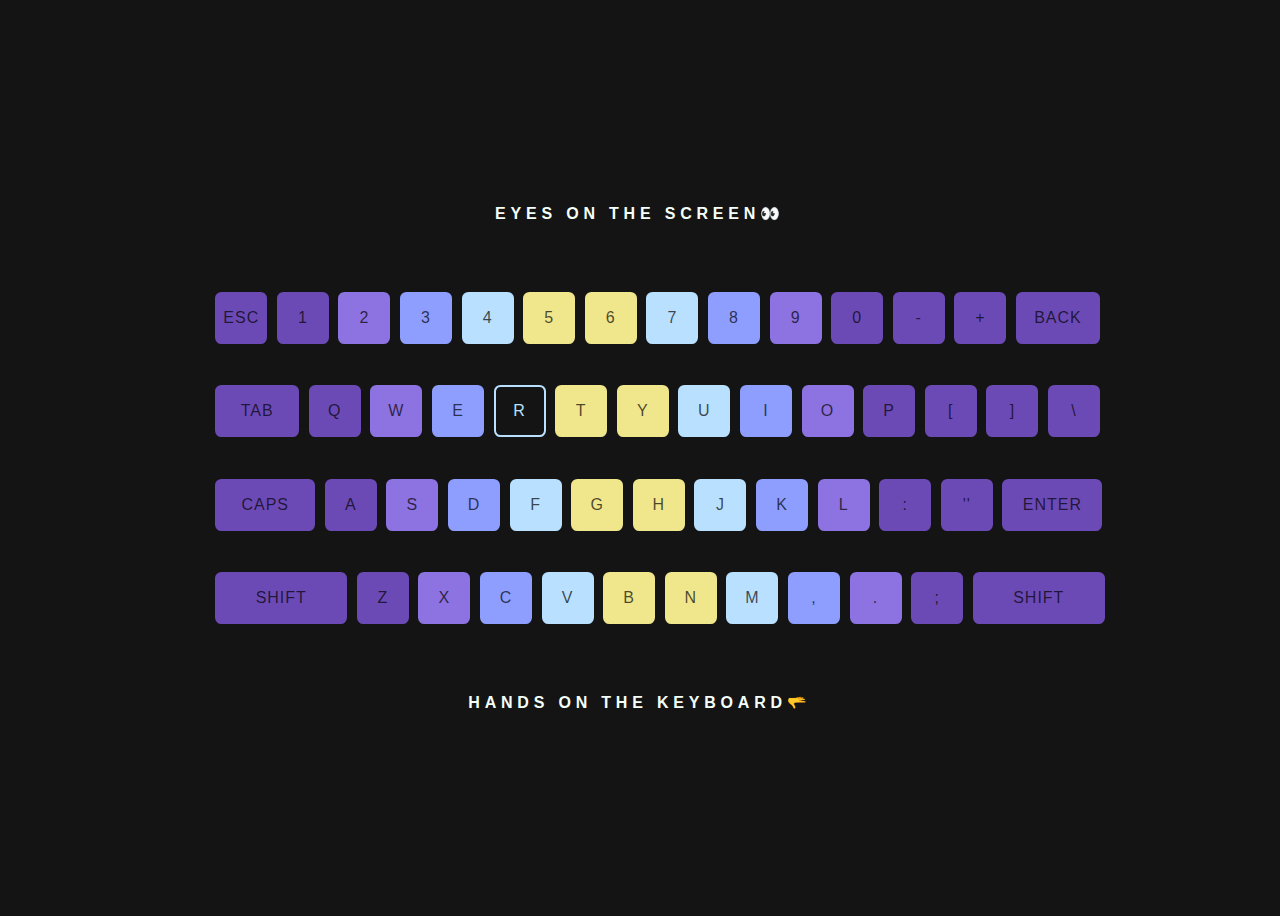
<file: index.html>
<!DOCTYPE html>
<html lang="en">
<head>
    <meta charset="UTF-8">
    <meta http-equiv="X-UA-Compatible" content="IE=edge">
    <meta name="viewport" content="width=device-width, initial-scale=1.0">
    <title>Eyes On Screen </title>
    <link rel="stylesheet" href="style.css">
</head>
<body>
    <h1 class="title">Eyes on the screen👀</h1>
<div class="keyboard">
  <ul class="row row-0">
    <li class="pinky" id="esc">ESC</li>
    <li class="pinky" id="1">1</li>
    <li class="ring" id="2">2</li>
    <li class="middle" id="3">3</li>
    <li class="pointer1st" id="4">4</li>
    <li class="pointer2nd" id="5">5</li>
    <li class="pointer2nd" id="6">6</li>
    <li class="pointer1st" id="7">7</li>
    <li class="middle" id="8">8</li>
    <li class="ring" id="9">9</li>
    <li class="pinky" id="10">0</li>
    <li class="pinky" >-</li>
    <li class="pinky" >+</li>
    <li class="pinky" id="back">BACK</li>
  </ul>
  <ul class="row row-1">
    <li class="pinky" id="tab">TAB</li>
    <li class="pinky" id="Q">Q</li>
    <li class="ring" id="W">W</li>
    <li class="middle" id="E">E</li>
    <li class="pointer1st" id="R">R</li>
    <li class="pointer2nd" id="T">T</li>
    <li class="pointer2nd" id="Y">Y</li>
    <li class="pointer1st" id="U">U</li>
    <li class="middle" id="I">I</li>
    <li class="ring" id="O">O</li>
    <li class="pinky" id="P">P</li>
    <li class="pinky" >[</li>
    <li class="pinky" >]</li>
    <li class="pinky" >\</li>
  </ul>
  <ul class="row row-2">
    <li class="pinky" id="caps">CAPS</li>
    <li class="pinky" id="A">A</li>
    <li class="ring" id="S">S</li>
    <li class="middle" id="D">D</li>
    <li class="pointer1st" id="F">F</li>
    <li class="pointer2nd" id="G">G</li>
    <li class="pointer2nd" id="H">H</li>
    <li class="pointer1st" id="J">J</li>
    <li class="middle" id="K">K</li>
    <li class="ring" id="L">L</li>
    <li class="pinky" >:</li>
    <li class="pinky" >''</li>
    <li class="pinky" id="enter">ENTER</li>
  </ul>
  <ul class="row row-3">
    <li class="pinky" id="left-shift">SHIFT</li>
    <li class="pinky" id="Z">Z</li>
    <li class="ring" id="X">X</li>
    <li class="middle" id="C">C</li>
    <li class="pointer1st" id="V">V</li>
    <li class="pointer2nd" id="B">B</li>
    <li class="pointer2nd" id="N">N</li>
    <li class="pointer1st" id="M">M</li>
    <li class="middle" >,</li>
    <li class="ring" >.</li>
    <li class="pinky" >;</li>
    <li class="pinky" id="right-shift">SHIFT</li>
  </ul>
</div>
<h1 class="title">Hands on the keyboard🫳</h1>
    <script src="./script.js"></script>
</body>
</html>
</file>
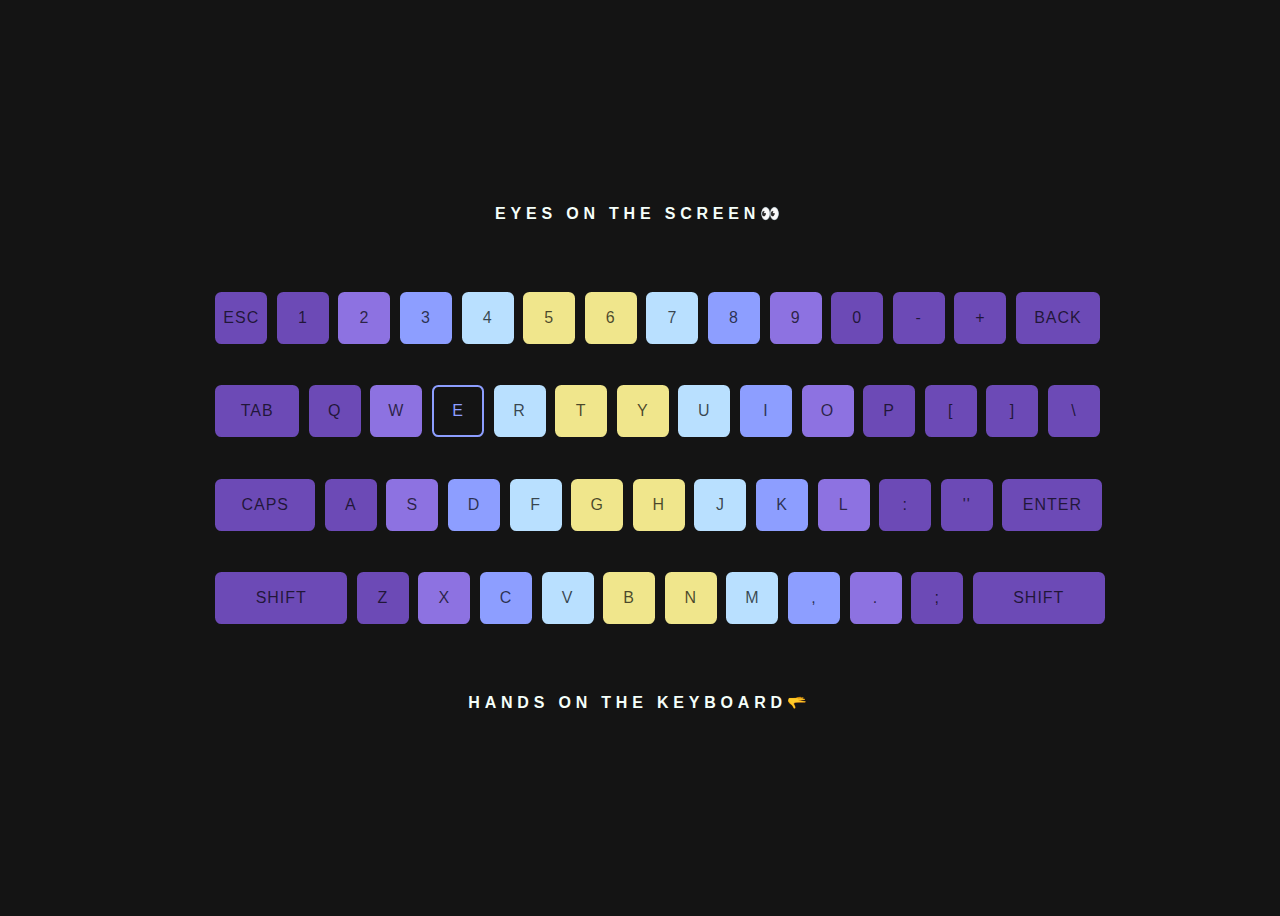
<file: indexs.html>
<!DOCTYPE html>
<html lang="en">
<head>
    <meta charset="UTF-8">
    <meta http-equiv="X-UA-Compatible" content="IE=edge">
    <meta name="viewport" content="width=device-width, initial-scale=1.0">
    <title>Eyes On Screen </title>
    <link rel="stylesheet" href="style.css">
</head>
<body>
    <h1 class="title">Eyes on the screen👀</h1>
<div class="keyboard">
  <ul class="row row-0">
    <li class="pinky" id="esc">ESC</li>
    <li class="pinky" id="1">1</li>
    <li class="ring" id="2">2</li>
    <li class="middle" id="3">3</li>
    <li class="pointer1st" id="4">4</li>
    <li class="pointer2nd" id="5">5</li>
    <li class="pointer2nd" id="6">6</li>
    <li class="pointer1st" id="7">7</li>
    <li class="middle" id="8">8</li>
    <li class="ring" id="9">9</li>
    <li class="pinky" id="10">0</li>
    <li class="pinky" >-</li>
    <li class="pinky" >+</li>
    <li class="pinky" id="back">BACK</li>
  </ul>
  <ul class="row row-1">
    <li class="pinky" id="tab">TAB</li>
    <li class="pinky" id="Q">Q</li>
    <li class="ring" id="W">W</li>
    <li class="middle" id="E">E</li>
    <li class="pointer1st" id="R">R</li>
    <li class="pointer2nd" id="T">T</li>
    <li class="pointer2nd" id="Y">Y</li>
    <li class="pointer1st" id="U">U</li>
    <li class="middle" id="I">I</li>
    <li class="ring" id="O">O</li>
    <li class="pinky" id="P">P</li>
    <li class="pinky" >[</li>
    <li class="pinky" >]</li>
    <li class="pinky" >\</li>
  </ul>
  <ul class="row row-2">
    <li class="pinky" id="caps">CAPS</li>
    <li class="pinky" id="A">A</li>
    <li class="ring" id="S">S</li>
    <li class="middle" id="D">D</li>
    <li class="pointer1st" id="F">F</li>
    <li class="pointer2nd" id="G">G</li>
    <li class="pointer2nd" id="H">H</li>
    <li class="pointer1st" id="J">J</li>
    <li class="middle" id="K">K</li>
    <li class="ring" id="L">L</li>
    <li class="pinky" >:</li>
    <li class="pinky" >''</li>
    <li class="pinky" id="enter">ENTER</li>
  </ul>
  <ul class="row row-3">
    <li class="pinky" id="left-shift">SHIFT</li>
    <li class="pinky" id="Z">Z</li>
    <li class="ring" id="X">X</li>
    <li class="middle" id="C">C</li>
    <li class="pointer1st" id="V">V</li>
    <li class="pointer2nd" id="B">B</li>
    <li class="pointer2nd" id="N">N</li>
    <li class="pointer1st" id="M">M</li>
    <li class="middle" >,</li>
    <li class="ring" >.</li>
    <li class="pinky" >;</li>
    <li class="pinky" id="right-shift">SHIFT</li>
  </ul>
</div>
<h1 class="title">Hands on the keyboard🫳</h1>
    <script src="./script.js"></script>
</body>
</html>
</file>
<file: style.css>
body{
  background-color: rgb(20, 20, 20);
  font-family: "Helvetica Neue", Helvetica, Arial, sans-serif;
  font-weight: 500;
  display: flex;
  flex-direction: column;
  justify-content: center;
  align-items: center;
  height: 100vh;
}
.title{
  color: mintcream;
  text-transform: uppercase;
  margin-top: 3em;
  margin-bottom: 3em;
  font-size: 1em;
  letter-spacing: 0.3em;
}
.keyboard{
  display: flex;
  flex-direction: column;
} 
.row{
  list-style: none;
  display: flex;
}
li{
  height: 3em;
  width: 3em;
  color: rgba(0,0,0,0.7);
  border-radius: 0.4em;
  line-height: 3em;
  letter-spacing: 1px;
  margin: 0.3em;
  transition: 0.3s;
  text-align: center;
  font-size: 1em;
}
#tab{
  width: 5em;
}
#caps{
  width: 6em;
}
#left-shift{
  width: 8em;
}
#enter{
  width: 6em;
}
#right-shift{
  width: 8em;
}
#back{
  width: 5em;
}
.pinky{ 
  background-color: #6C4AB6;
  border: 2px solid #6C4AB6;
}
.pinky.selected{
  color: #6C4AB6;
}
.ring{ 
  background-color: #8D72E1;
  border: 2px solid #8D72E1;
}
.ring.selected{
  color: #8D72E1;
}
.middle{ 
  background-color: #8D9EFF;
  border: 2px solid #8D9EFF;
}
.middle.selected{
  color: #8D9EFF;
}
.pointer1st{ 
  background-color: #B9E0FF;
  border: 2px solid #B9E0FF;
}
.pointer1st.selected{
  color: #B9E0FF;
} 
.pointer2nd{ 
  background-color: khaki;
  border: 2px solid khaki;
}
.pointer2nd.selected{
  color: khaki;
}
.fill-out-key{
  background-color: slategrey;
  border: 2px solid slategrey;
}
.selected{
  background-color: transparent;
  -webkit-animation: vibrate-1 0.3s linear infinite both;
  animation: vibrate-1 0.3s linear infinite both;
} 
.hit{
  -webkit-animation: hit 0.3s cubic-bezier(0.390, 0.575, 0.565, 1.000) both;
  animation: hit 0.3s cubic-bezier(0.390, 0.575, 0.565, 1.000) both;
}
  
@-webkit-keyframes hit{
  0%{
    -webkit-transform: scale(1.2);
            transform: scale(1.2);
}
  100%{
    -webkit-transform: scale(1);
            transform: scale(1);
}
}
@keyframes hit{
  0%{
    -webkit-transform: scale(1.2);
            transform: scale(1.2);
}
100%{
  -webkit-transform: scale(1);
          transform: scale(1);
}
}
@-webkit-keyframes vibrate-1{
  0%{
    -webkit-transform: translate(0);
            transform: translate(0);
}
  20%{
    -webkit-transform: translate(-2px, 2px);
            transform: translate(-2px, 2px);
}
  40%{
    -webkit-transform: translate(-2px, -2px);
            transform: translate(-2px, -2px);
}
  60%{
    -webkit-transform: translate(2px, 2px);
            transform: translate(2px, 2px);
}
  80%{
    -webkit-transform: translate(2px, -2px);
            transform: translate(2px, -2px);
}
  100%{
    -webkit-transform: translate(0);
            transform: translate(0);
}
}
@keyframes vibrate-1{
  0%{
    -webkit-transform: translate(0);
            transform: translate(0);
}
  20%{
    -webkit-transform: translate(-2px, 2px);
            transform: translate(-2px, 2px);
}
  40%{
    -webkit-transform: translate(-2px, -2px);
            transform: translate(-2px, -2px);
}
  60%{
    -webkit-transform: translate(2px, 2px);
            transform: translate(2px, 2px);
}
  80%{
    -webkit-transform: translate(2px, -2px);
            transform: translate(2px, -2px);
}
  100%{
    -webkit-transform: translate(0);
            transform: translate(0);
}
}
</file>
